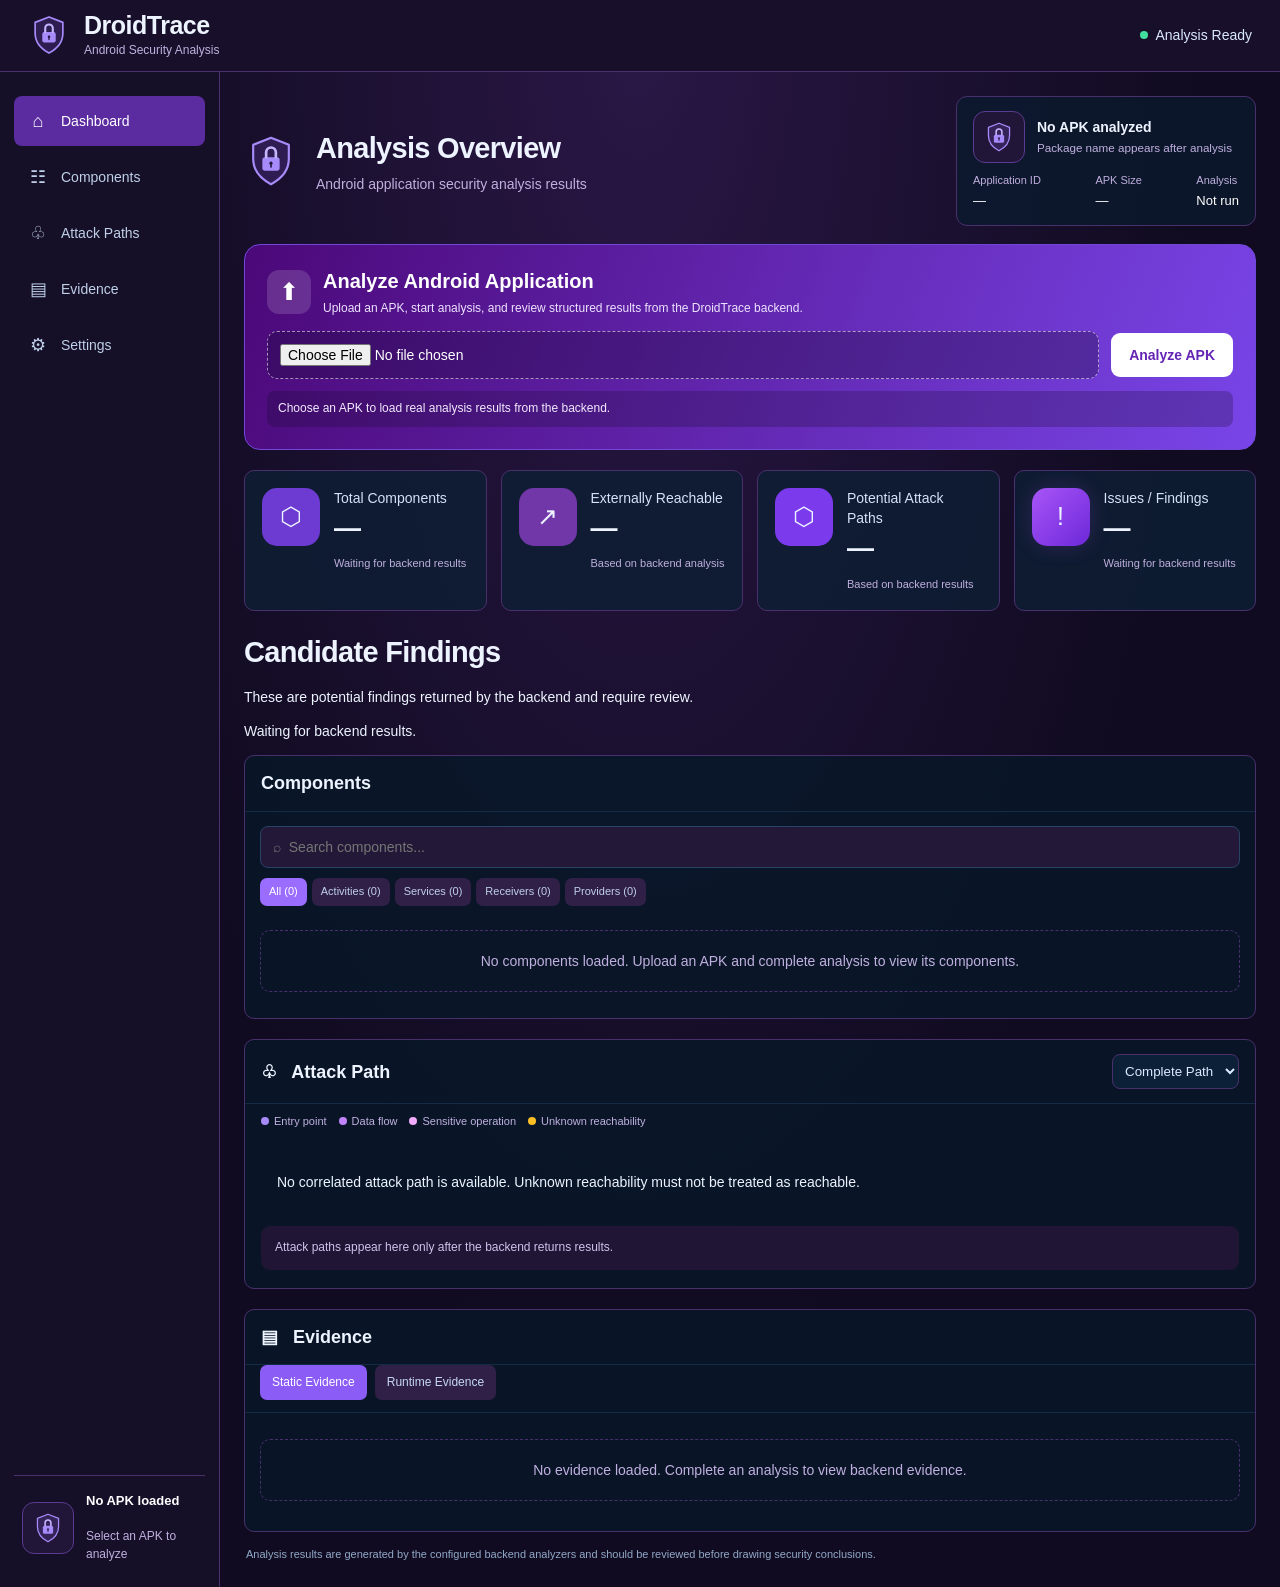
<file: Frontend1/index.html>
<!DOCTYPE html>
<html lang="en">
<head>
  <meta charset="UTF-8">
  <meta name="viewport" content="width=device-width, initial-scale=1.0">
  <title>DroidTrace | Android Security Analysis</title>
  <link rel="stylesheet" href="style.css">
</head>
<body>
  <header class="topbar">
    <div class="brand">
      <div class="brand-icon"><svg class="security-logo" viewBox="0 0 100 100" aria-label="Secure app logo" role="img"><path d="M50 7 83 20v26c0 21-14 37-33 47C31 83 17 67 17 46V20Z" fill="#8b5cf6" fill-opacity=".18" stroke="#a78bfa" stroke-width="4" stroke-linejoin="round"/><rect x="34" y="43" width="32" height="25" rx="5" fill="#a78bfa"/><path d="M41 43v-9a9 9 0 0 1 18 0v9" fill="none" stroke="#c4b5fd" stroke-width="5" stroke-linecap="round"/><circle cx="50" cy="54" r="3" fill="#21143d"/><path d="M50 57v4" stroke="#21143d" stroke-width="3" stroke-linecap="round"/></svg></div>
      <div><h1>DroidTrace</h1><p>Android Security Analysis</p></div>
    </div>
    <div class="ready"><span class="dot"></span> Analysis Ready</div>
  </header>

  <div class="layout">
    <aside>
      <nav class="nav" aria-label="Main navigation">
        <a class="active" href="#dashboard"><span>⌂</span> Dashboard</a>
        <a href="#components"><span>☷</span> Components</a>
        <a href="#attack-path"><span>♧</span> Attack Paths</a>
        <a href="#evidence"><span>▤</span> Evidence</a>
        <a href="#settings"><span>⚙</span> Settings</a>
      </nav>
      <div class="side-app">
        <div class="app-icon"><svg class="security-logo" viewBox="0 0 100 100" aria-label="Secure app logo" role="img"><path d="M50 7 83 20v26c0 21-14 37-33 47C31 83 17 67 17 46V20Z" fill="#8b5cf6" fill-opacity=".18" stroke="#a78bfa" stroke-width="4" stroke-linejoin="round"/><rect x="34" y="43" width="32" height="25" rx="5" fill="#a78bfa"/><path d="M41 43v-9a9 9 0 0 1 18 0v9" fill="none" stroke="#c4b5fd" stroke-width="5" stroke-linecap="round"/><circle cx="50" cy="54" r="3" fill="#21143d"/><path d="M50 57v4" stroke="#21143d" stroke-width="3" stroke-linecap="round"/></svg></div>
        <div><strong id="sidebarApkName">No APK loaded</strong><br>Select an APK to analyze</div>
      </div>
    </aside>

    <main id="dashboard">
      <section class="heading">
        <div class="title-wrap">
          <div class="android-large"><svg class="security-logo" viewBox="0 0 100 100" aria-label="Secure app logo" role="img"><path d="M50 7 83 20v26c0 21-14 37-33 47C31 83 17 67 17 46V20Z" fill="#8b5cf6" fill-opacity=".18" stroke="#a78bfa" stroke-width="4" stroke-linejoin="round"/><rect x="34" y="43" width="32" height="25" rx="5" fill="#a78bfa"/><path d="M41 43v-9a9 9 0 0 1 18 0v9" fill="none" stroke="#c4b5fd" stroke-width="5" stroke-linecap="round"/><circle cx="50" cy="54" r="3" fill="#21143d"/><path d="M50 57v4" stroke="#21143d" stroke-width="3" stroke-linecap="round"/></svg></div>
          <div><h2>Analysis Overview</h2><p class="subtitle">Android application security analysis results</p></div>
        </div>
        <div class="app-card">
          <div class="app-card-top">
            <div class="app-icon"><svg class="security-logo" viewBox="0 0 100 100" aria-label="Secure app logo" role="img"><path d="M50 7 83 20v26c0 21-14 37-33 47C31 83 17 67 17 46V20Z" fill="#8b5cf6" fill-opacity=".18" stroke="#a78bfa" stroke-width="4" stroke-linejoin="round"/><rect x="34" y="43" width="32" height="25" rx="5" fill="#a78bfa"/><path d="M41 43v-9a9 9 0 0 1 18 0v9" fill="none" stroke="#c4b5fd" stroke-width="5" stroke-linecap="round"/><circle cx="50" cy="54" r="3" fill="#21143d"/><path d="M50 57v4" stroke="#21143d" stroke-width="3" stroke-linecap="round"/></svg></div>
            <div><strong id="apkDisplayName">No APK analyzed</strong><small id="apkPackageName">Package name appears after analysis</small></div>
          </div>
          <div class="app-meta">
            <div>Application ID<b id="applicationIdValue">—</b></div>
            <div>APK Size<b id="apkSize">—</b></div>
            <div>Analysis<b id="analysisSummary">Not run</b></div>
          </div>
        </div>
      </section>

      <section class="upload-card" aria-labelledby="uploadTitle">
        <div class="upload-head"><div class="upload-symbol">⬆</div><div><h3 id="uploadTitle">Analyze Android Application</h3><p>Upload an APK, start analysis, and review structured results from the DroidTrace backend.</p></div></div>
        <div class="upload-controls"><input type="file" id="apkFile" accept=".apk,application/vnd.android.package-archive" aria-label="Choose Android APK file"><button class="primary-btn" id="analyzeButton" type="button">Analyze APK</button></div>
        <p id="uploadStatus" class="upload-status" role="status" aria-live="polite">Choose an APK to load real analysis results from the backend.</p>
      </section>

      
<section class="stats" aria-label="Analysis summary">
  <article class="stat">
    <div class="stat-icon blue">⬡</div>
    <div>
      <div class="stat-label">Total Components</div>
      <div class="stat-number" id="totalComponentsStat">—</div>
      <small id="componentBreakdownStat">Waiting for backend results</small>
    </div>
  </article>

  <article class="stat">
    <div class="stat-icon green">↗</div>
    <div>
      <div class="stat-label">Externally Reachable</div>
      <div class="stat-number" id="reachableStat">—</div>
      <small>Based on backend analysis</small>
    </div>
  </article>

  <article class="stat">
    <div class="stat-icon purple">⬡</div>
    <div>
      <div class="stat-label">Potential Attack Paths</div>
      <div class="stat-number" id="attackPathsStat">—</div>
      <small>Based on backend results</small>
    </div>
  </article>

  <article class="stat">
    <div class="stat-icon issue-purple">!</div>
    <div>
      <div class="stat-label">Issues / Findings</div>
      <div class="stat-number" id="findingsStat">—</div>
      <small id="findingsSubStat">Waiting for backend results</small>
    </div>
  </article>
</section>

<section class="findings-section" aria-labelledby="findingsHeading">
  <h2 id="findingsHeading">Candidate Findings</h2>
  <p>These are potential findings returned by the backend and require review.</p>
  <div id="findingsList">
    <p>Waiting for backend results.</p>
  </div>
</section>


      <section class="panels">
        <article class="panel" id="components">
          <div class="panel-head"><h3>Components</h3></div>
          <div class="search-wrap">
            <input class="search" id="componentSearch" type="search" placeholder="⌕  Search components..." aria-label="Search components" autocomplete="off">
            <div class="search-suggestions" id="searchSuggestions" role="listbox" aria-label="Component search suggestions"></div>
          </div>
          <div class="filters">
            <button class="filter active" data-filter="All">All (0)</button>
            <button class="filter" data-filter="Activity">Activities (0)</button>
            <button class="filter" data-filter="Service">Services (0)</button>
            <button class="filter" data-filter="Broadcast Receiver">Receivers (0)</button>
            <button class="filter" data-filter="Provider">Providers (0)</button>
          </div>
          <div class="component-list" id="componentList"><p class="path-empty">No components loaded. Upload an APK and complete analysis to view its components.</p></div>
        </article>

        <article class="panel" id="attack-path">
          <div class="panel-head"><h3>♧ &nbsp; Attack Path</h3><select id="pathSelect" aria-label="Choose attack path"><option value="complete">Complete Path</option><option value="static">Static Only</option></select></div>
          <div class="path-body" id="pathBody">
            <div class="graph-legend"><span><i class="legend-dot" style="background:#a78bfa"></i>Entry point</span><span><i class="legend-dot" style="background:#c084fc"></i>Data flow</span><span><i class="legend-dot" style="background:#f0abfc"></i>Sensitive operation</span><span><i class="legend-dot" style="background:#fbbf24"></i>Unknown reachability</span></div>
            <div class="graph-wrap"><div class="attack-graph" id="attackGraph" role="img" aria-label="Backend attack path results"></div></div>
            <p class="graph-caption" id="graphCaption">Backend attack path results will appear here after analysis completes. Unknown reachability is not treated as confirmed.</p>
          </div>
        </article>

        <article class="panel evidence-panel" id="evidence">
          <div class="panel-head"><h3>▤ &nbsp; Evidence</h3></div>
          <div class="tabs">
            <button class="tab active" data-tab="static">Static Evidence</button>
            <button class="tab" data-tab="runtime">Runtime Evidence</button>
          </div>
          <div class="evidence-content" id="evidenceContent"><p class="path-empty">No evidence loaded. Complete an analysis to view backend evidence.</p></div>
        </article>
      </section>
      <div class="component-modal" id="componentModal" role="dialog" aria-modal="true" aria-labelledby="componentModalTitle">
        <div class="component-modal-card">
          <div class="component-modal-head"><h3 id="componentModalTitle">Components</h3><button class="component-modal-close" id="componentModalClose" type="button">Close ✕</button></div>
          <div class="component-modal-list" id="componentModalList"></div>
        </div>
      </div>

      <div class="settings-modal" id="settingsModal" role="dialog" aria-modal="true" aria-labelledby="settingsTitle">
        <div class="settings-card">
          <div class="settings-head"><h3 id="settingsTitle">⚙ Settings</h3><button class="settings-close" id="settingsClose" type="button">Close ✕</button></div>
          <div class="setting-row"><div><strong>Show component IDs</strong><small>Show or hide IDs in the component list.</small></div><input id="showComponentIds" type="checkbox" checked></div>
          <div class="setting-row"><div><strong>Show exported status</strong><small>Show or hide the exported / not exported labels.</small></div><input id="showExportStatus" type="checkbox" checked></div>
          <div class="setting-row"><div><strong>Attack path view</strong><small>Choose a backend attack path view.</small></div><select id="settingsPathSelect"><option value="complete">Complete Path</option><option value="static">Static Only</option></select></div>
          <div class="setting-row"><div><strong>Evidence view</strong><small>Choose the evidence tab.</small></div><select id="settingsEvidenceSelect"><option value="static">Static Evidence</option><option value="runtime">Runtime Evidence</option></select></div>
          <p class="settings-note">Display preferences only. Backend URL and endpoints are configured in the API_CONFIG object near the beginning of the script.</p>
        </div>
      </div>

      <p class="notice">Analysis results are generated by the configured backend analyzers and should be reviewed before drawing security conclusions.</p>
    </main>
  </div>

  <script src="app.js" defer></script>
</body>
</html>
</file>
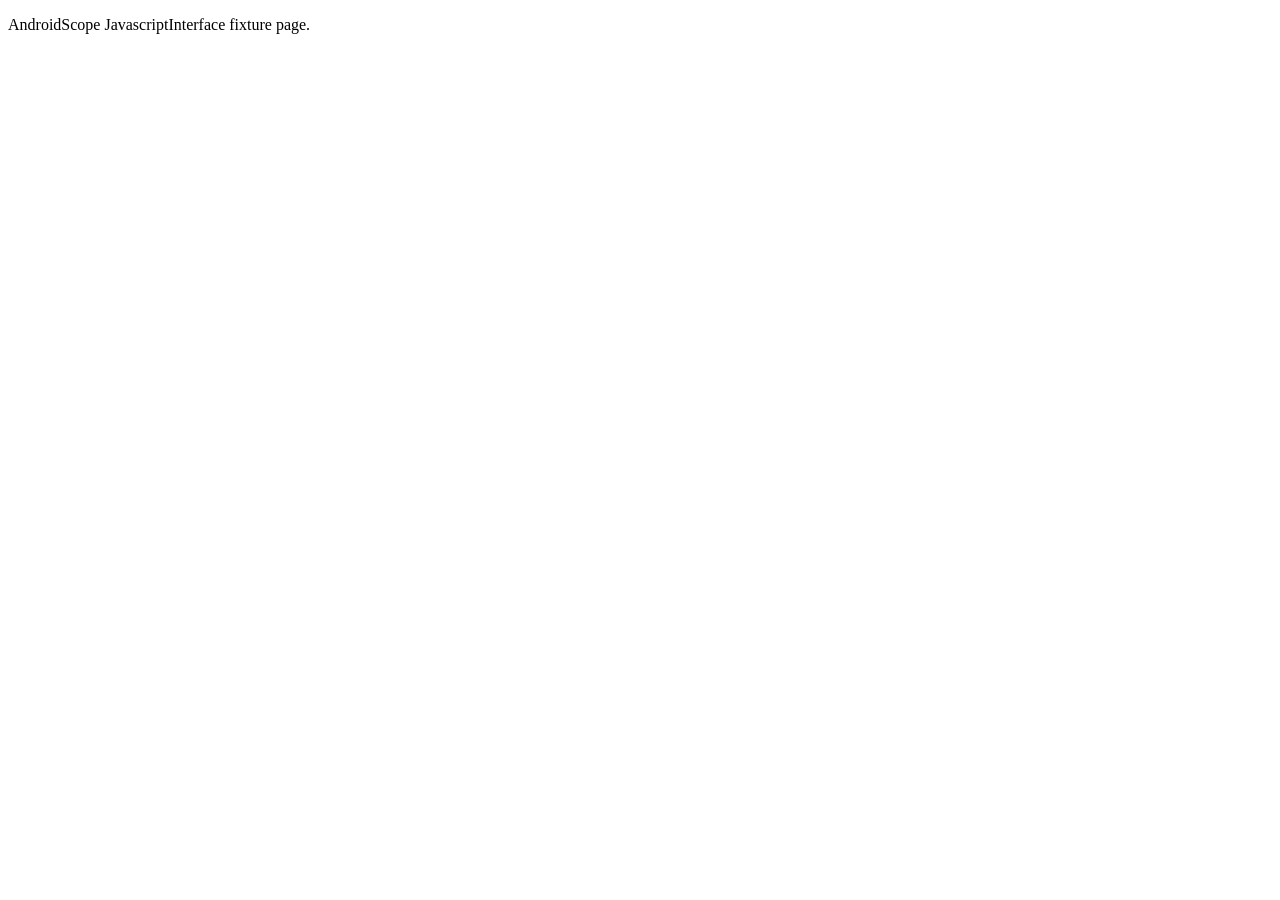
<file: dynamic/tests/fixtures/intent-webview/app/src/main/assets/jsi-test-page.html>
<!doctype html>
<html lang="en">
<head>
  <meta charset="utf-8">
  <title>AndroidScope JSI test</title>
</head>
<body>
  <p>AndroidScope JavascriptInterface fixture page.</p>
  <script>
    if (window.AndroidBridge) {
      window.AndroidBridge.ping();
    }
  </script>
</body>
</html>
</file>
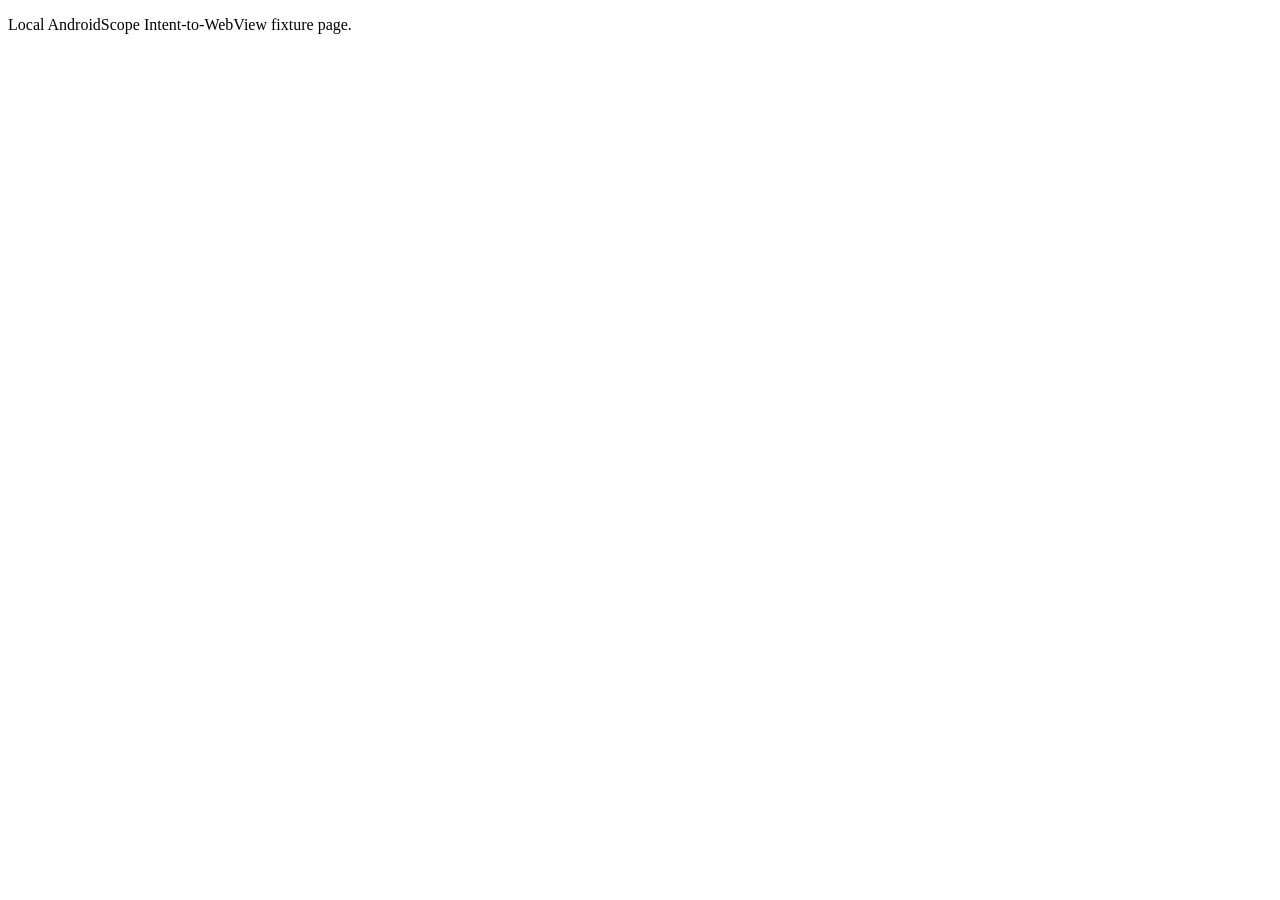
<file: dynamic/tests/fixtures/intent-webview/app/src/main/assets/test-page.html>
<!doctype html>
<html lang="en">
<head>
  <meta charset="utf-8">
  <title>AndroidScope local WebView test</title>
</head>
<body>
  <p>Local AndroidScope Intent-to-WebView fixture page.</p>
</body>
</html>
</file>
<file: Frontend1/style.css>
:root {
      --bg: #100b20;
      --panel: #1a1230;
      --panel2: #261943;
      --border: #49306d;
      --text: #edf4ff;
      --muted: #c0b0df;
      --blue: #9b6dff;
      --green: #c084fc;
      --purple: #a855f7;
      --orange: #c084fc;
      --red: #f04455;
    }
    * { box-sizing: border-box; }
    body {
      margin: 0;
      background: radial-gradient(ellipse at top, #2a1746 0%, var(--bg) 62%);
      color: var(--text);
      font: 14px/1.45 Inter, "Segoe UI", Arial, sans-serif;
    }
    button, input { font: inherit; }
    button:disabled { opacity: .65; cursor: wait; }
    .topbar {
      height: 72px; display: flex; align-items: center; justify-content: space-between;
      padding: 0 28px; border-bottom: 1px solid var(--border); background: #18102b;
    }
    .brand { display: flex; align-items: center; gap: 14px; }
    .brand-icon { display: grid; place-items: center; width: 42px; height: 42px; flex-shrink: 0; }
    .security-logo { display: block; width: 100%; height: 100%; }
    .brand h1 { font-size: 25px; margin: 0; line-height: 1.15; letter-spacing: -.5px; }
    .brand p { margin: 2px 0 0; color: var(--muted); font-size: 12px; }
    .ready { color: #dbe8ff; display: flex; gap: 8px; align-items: center; }
    .dot { width: 8px; height: 8px; border-radius: 50%; background: #43dfa0; }
    .layout { display: grid; grid-template-columns: 220px minmax(0, 1fr); min-height: calc(100vh - 72px); }
    aside { background: #160f28; border-right: 1px solid var(--border); padding: 24px 14px; display: flex; flex-direction: column; }
    .nav a { display: flex; align-items: center; gap: 13px; color: #bfd0e9; padding: 12px 14px; border-radius: 8px; text-decoration: none; margin-bottom: 6px; }
    .nav a span { width: 20px; text-align: center; font-size: 18px; }
    .nav a.active, .nav a:hover { background: #5b2ca0; color: white; }
    .side-app { margin-top: auto; padding: 16px 8px 0; border-top: 1px solid var(--border); display: flex; align-items: center; gap: 12px; color: var(--muted); font-size: 12px; }
    .app-icon { display: grid; place-items: center; flex-shrink: 0; width: 52px; height: 52px; padding: 9px; border: 1px solid #5b3b91; background: #211638; border-radius: 12px; }
    .side-app strong { color: white; display: block; font-size: 13px; }
    main { padding: 24px; min-width: 0; }
    .heading { display: flex; justify-content: space-between; align-items: center; gap: 20px; margin-bottom: 14px; }
    .title-wrap { display: flex; align-items: center; gap: 18px; }
    .android-large { width: 54px; height: 54px; color: #a78bfa; flex-shrink: 0; }
    h2 { margin: 0; font-size: 29px; letter-spacing: -.7px; }
    .subtitle { margin: 5px 0 0; color: var(--muted); }
    .app-card { min-width: 300px; border: 1px solid var(--border); border-radius: 11px; padding: 14px 16px; background: rgba(10,26,45,.8); }
    .app-card-top { display: flex; gap: 12px; align-items: center; }
    .app-card strong { display: block; }
    .app-card small { color: var(--muted); }
    .app-meta { display: flex; justify-content: space-between; gap: 16px; margin-top: 10px; color: var(--muted); font-size: 11px; }
    .app-meta b { display: block; color: white; font-size: 13px; font-weight: 500; margin-top: 3px; }
    .stats { display: grid; grid-template-columns: repeat(4, minmax(0, 1fr)); gap: 14px; margin: 14px 0 20px; }
    .stat { display: flex; gap: 14px; align-items: flex-start; padding: 17px; border: 1px solid var(--border); border-radius: 10px; background: rgba(13,30,51,.85); min-width: 0; }
    .stat-icon { width: 58px; height: 58px; border-radius: 15px; display: grid; place-items: center; font-size: 25px; flex-shrink: 0; }
    .blue { background: #6d3bd1; } .issue-purple { background: linear-gradient(135deg, #a855f7, #6d28d9); box-shadow: 0 0 22px rgba(168,85,247,.2); } .green { background: #7137a8; } .purple { background: #7c3aed; } .orange { background: #8b5cf6; } .red { background: #6d28d9; }
    .stat-label { color: #d4e2f7; }
    .stat-number { font-size: 27px; font-weight: 750; line-height: 1.2; margin: 4px 0 8px; }
    .stat small { color: var(--muted); font-size: 11px; }
    .panels { display: grid; grid-template-columns: minmax(0, 1fr) !important; gap: 20px; align-items: start; }
    .panel { background: rgba(8,23,40,.88); border: 1px solid var(--border); border-radius: 10px; overflow: hidden; min-width: 0; }
    .panel-head { padding: 14px 16px; display: flex; justify-content: space-between; align-items: center; border-bottom: 1px solid #142b46; }
    .panel h3 { margin: 0; font-size: 18px; }
    .search { margin: 14px 15px 10px; width: calc(100% - 30px); padding: 10px 12px; background: #241838; border: 1px solid #294363; border-radius: 8px; color: white; outline: none; }
    .search:focus { border-color: var(--blue); }
    .filters { display: flex; flex-wrap: wrap; gap: 5px; padding: 0 15px 10px; }
    .filter { border: 0; background: #302047; color: #bfd0e8; padding: 6px 9px; border-radius: 7px; cursor: pointer; font-size: 11px; }
    .filter.active { background: var(--blue); color: white; }
    .component-list { padding: 0 15px 12px; }
    .search-wrap { position:relative; }
    .search-wrap .search { display:block; }
    .search-suggestions { display:none; position:absolute; z-index:20; top:calc(100% - 8px); left:15px; right:15px; background:#211535; border:1px solid #7048a8; border-radius:10px; box-shadow:0 12px 30px #0008; overflow:hidden; }
    .search-suggestions.open { display:block; }
    .search-suggestions button { display:block;width:100%;text-align:left;padding:10px 12px;border:0;border-bottom:1px solid #382650;background:transparent;color:#f3e8ff;cursor:pointer; }
    .search-suggestions button:hover { background:#4b2875; }
    .component-modal { display:none;position:fixed;inset:0;z-index:1000;background:#090611c9;align-items:center;justify-content:center;padding:20px; }
    .component-modal.open { display:flex; }
    .component-modal-card { width:min(650px,100%);max-height:80vh;overflow:auto;background:#1a1230;border:1px solid #7048a8;border-radius:14px;box-shadow:0 20px 70px #0009; }
    .component-modal-head { display:flex;align-items:center;justify-content:space-between;gap:12px;padding:16px;border-bottom:1px solid #49306d;position:sticky;top:0;background:#1a1230; }
    .component-modal-head h3 { margin:0; }
    .component-modal-close { background:#382650;border:0;border-radius:8px;color:#fff;padding:7px 11px;cursor:pointer; }
    .component-modal-list { padding:8px 16px 16px; }
    .component-modal-list .component { display:flex !important; }
    .component { display: flex; align-items: center; gap: 10px; padding: 12px 2px; border-bottom: 1px solid #142b46; }
    .component-icon { width: 42px; height: 42px; border-radius: 11px; display: grid; place-items: center; font-size: 19px; flex-shrink: 0; }
    .component-info { min-width: 0; flex: 1; }
    .component-info strong { display: block; font-weight: 600; overflow-wrap: anywhere; }
    .component-info small, .component-id { color: var(--muted); font-size: 11px; }
    .component-right { text-align: right; flex-shrink: 0; }
    .badge { display: inline-block; padding: 4px 9px; border-radius: 20px; font-size: 10px; white-space: nowrap; }
    .exported { color: #d6fff1; background: #6d28d9; }
    .not-exported { color: #d4e0f4; background: #382650; }
    .path-body { padding: 10px 16px 18px; }
    select { color: #dceaff; background: #0c2038; border: 1px solid var(--border); padding: 8px; border-radius: 8px; }
    .path-node { border: 1px solid; border-radius: 13px; display: flex; align-items: center; gap: 13px; padding: 12px; }
    .path-node strong { display: block; font-size: 13px; }
    .path-node small { display: block; color: #c3d3eb; margin-top: 3px; }
    .path-node .node-icon { width: 47px; height: 47px; border-radius: 12px; display: grid; place-items: center; font-size: 22px; flex-shrink: 0; }
    .node-blue { background: #2b1b50; border-color: #8b5cf6; } .node-blue .node-icon { background: #6d3bd1; }
    .node-green { background: #2e1747; border-color: #c084fc; } .node-green .node-icon { background: #7137a8; }
    .node-purple { background: #321b58; border-color: #a855f7; } .node-purple .node-icon { background: #7c3aed; }
    .node-red { background: #401c59; border-color: #c084fc; } .node-red .node-icon { background: #7e22ce; }
    .node-teal { background: #29184a; border-color: #a78bfa; } .node-teal .node-icon { background: #6d28d9; }
    .arrow { color: #4a9bff; font-size: 28px; line-height: 1; text-align: center; padding: 3px 0; }
    .tabs { display: flex; gap: 8px; padding: 0 15px 12px; border-bottom: 1px solid #142b46; }
    .tab { background: #302047; color: #c5d8f1; border: 0; border-radius: 7px; padding: 9px 12px; cursor: pointer; font-size: 12px; }
    .tab.active { background: #8b5cf6; color: white; }
    .evidence-content { padding: 12px 15px 16px; }
    .evidence-title { font-weight: 650; margin-bottom: 2px; }
    .evidence-sub { color: var(--muted); font-size: 11px; margin-bottom: 8px; }
    pre { margin: 0 0 14px; padding: 12px; background: #130d22; border: 1px solid #24405f; border-radius: 9px; overflow: auto; color: #d7e6f8; font: 11px/1.65 Consolas, Monaco, monospace; }
    .code-key { color: #f8c66a; } .code-call { color: #7de5d7; } .code-comment { color: #829bb8; }
    .details { border-top: 1px solid #17304c; padding-top: 10px; }
    .details h4 { margin: 0 0 8px; font-size: 13px; }
    .detail-row { display: flex; justify-content: space-between; gap: 12px; padding: 5px 0; color: #c2d3eb; font-size: 12px; }
    .detail-row span:last-child { color: #a8c0df; text-align: right; }
    .yes { background: #6d28d9; color: #d4fff1 !important; border-radius: 15px; padding: 2px 8px; }
    .notice { color: #91a9c8; font-size: 11px; margin: 15px 2px 0; }

    .upload-card { margin: 18px 0 20px; padding: 22px; border: 1px solid #7048d8; border-radius: 16px; background: linear-gradient(110deg,#4b0878,#7945e8); color:#fff; }
    .upload-head { display:flex; align-items:center; gap:12px; margin-bottom:14px; }
    .upload-symbol { width:44px;height:44px;display:grid;place-items:center;border-radius:12px;background:rgba(255,255,255,.15);font-size:24px; }
    .upload-head h3 { margin:0; font-size:20px; }
    .upload-head p { margin:4px 0 0;color:#eee3ff;font-size:12px; }
    .upload-controls { display:flex; align-items:center; gap:12px; flex-wrap:wrap; }
    .upload-controls input[type=file] { flex:1; min-width:220px; padding:12px; border:1px dashed rgba(255,255,255,.55); border-radius:10px; background:rgba(31,12,61,.35); color:#fff; }
    .primary-btn { border:0; border-radius:9px; padding:12px 18px; background:#fff; color:#6425b5; font-weight:700; cursor:pointer; }
    .primary-btn:disabled { opacity:.55;cursor:not-allowed; }
    .upload-status { margin:12px 0 0; padding:9px 11px; border-radius:8px; color:#f2eaff; background:rgba(20,8,40,.25); font-size:12px; }
    .upload-status.error { color:#ffe1e5; background:rgba(127,29,29,.35); }
    .upload-status.success { color:#dcffe9; background:rgba(6,95,70,.3); }
    .upload-status.loading { color:#f3e8ff; }
    .graph-wrap { padding:16px; overflow:auto; }
    .graph-legend { display:flex; gap:12px; flex-wrap:wrap; margin:0 0 14px; color:var(--muted);font-size:11px; }
    .legend-dot { display:inline-block;width:8px;height:8px;border-radius:50%;margin-right:5px; }
    .attack-graph { min-width:0; width:100%; display:flex; flex-direction:column; align-items:stretch; gap:0; padding:12px 0 18px; }
    .graph-step { width:100%; min-width:0; display:flex; align-items:center; justify-content:center; }
    .graph-node { position:relative; width:100%; max-width:760px; min-height:126px; padding:13px 10px; border:1px solid #8b5cf6; border-radius:12px; background:linear-gradient(160deg,#28164a,#1a1230); display:flex;flex-direction:column;align-items:flex-start;gap:7px; }
    .graph-node .step-number { font-size:10px;letter-spacing:1px;color:#c4b5fd;font-weight:800; }
    .graph-node .graph-icon { width:32px;height:32px;display:grid;place-items:center;border-radius:9px;background:#5b21b6;color:white;font-size:17px; }
    .graph-node strong { font-size:12px;overflow-wrap:anywhere; }
    .graph-node small { color:#c4b5fd;font-size:10px;overflow-wrap:anywhere; }
    .graph-node .reachability { margin-top:auto; font-size:9px; border-radius:20px; padding:3px 6px; background:#3b2b55;color:#e9d5ff; }
    .graph-node.external { border-color:#a78bfa; }
    .graph-node.operation { border-color:#f0abfc; }
    .graph-node.runtime { border-color:#34d399; }
    .graph-node.unknown { border-style:dashed; border-color:#fbbf24; }
    .graph-link { flex:0 0 34px; height:34px; display:flex;align-items:center;justify-content:center;color:#c084fc;font-size:22px; transform:rotate(90deg); }
    .graph-caption { margin:0; padding:12px 14px; border-radius:9px; background:#201535; color:#cfc2eb;font-size:12px;line-height:1.6; }
    .graph-caption strong { color:#fff; }
    .path-empty { padding:20px;text-align:center;color:var(--muted);border:1px dashed var(--border);border-radius:10px; }
    @media(max-width:760px) { .upload-card{padding:16px}.upload-controls{align-items:stretch;flex-direction:column}.upload-controls input[type=file],.primary-btn{width:100%}.attack-graph{min-width:0;flex-direction:column;gap:0}.graph-step{width:100%}.graph-node{min-height:0}.graph-link{height:28px;flex:auto;transform:rotate(90deg)} }

    @media (max-width: 1200px) {
      .layout { grid-template-columns: 190px minmax(0,1fr); }
      main { padding: 18px; }
      .heading { align-items: flex-start; }
      .stats { grid-template-columns: repeat(2, minmax(0,1fr)); }
      .panels { grid-template-columns: minmax(0, 1fr) !important; }
      .evidence-panel { grid-column: 1 / -1; }
    }
    @media (max-width: 760px) {
      .topbar { padding: 0 15px; }
      .layout { display: block; }
      aside { padding: 10px; border-right: 0; border-bottom: 1px solid var(--border); }
      .nav { display: flex; overflow-x: auto; gap: 4px; }
      .nav a { white-space: nowrap; margin: 0; padding: 10px; }
      .side-app { display: none; }
      main { padding: 14px; }
      .heading { display: block; }
      .app-card { margin-top: 16px; min-width: 0; }
      .title-wrap { gap: 10px; }
      h2 { font-size: 23px; }
      .android-large { font-size: 42px; }
      .stats, .panels { grid-template-columns: 1fr; }
      .evidence-panel { grid-column: auto; }
    }

    .settings-modal { display:none; position:fixed; inset:0; z-index:1000; background:rgba(12,7,25,.72); padding:24px; align-items:center; justify-content:center; }
    .settings-modal.open { display:flex; }
    .settings-card { width:min(560px,100%); max-height:85vh; overflow:auto; background:#171126; color:#f7f1ff; border:1px solid #65429a; border-radius:18px; padding:22px; box-shadow:0 24px 80px #0008; }
    .settings-head { display:flex; align-items:center; justify-content:space-between; gap:16px; margin-bottom:16px; }
    .settings-head h3 { margin:0; }
    .settings-close { background:#35234e; color:white; border:1px solid #72529a; border-radius:9px; padding:8px 12px; cursor:pointer; }
    .setting-row { display:flex; align-items:center; justify-content:space-between; gap:16px; padding:14px 0; border-bottom:1px solid #38294d; }
    .setting-row:last-of-type { border-bottom:0; }
    .setting-row strong { display:block; margin-bottom:4px; }
    .setting-row small { color:#c8badc; display:block; }
    .setting-row select, .setting-row input { accent-color:#a78bfa; }
    .settings-note { color:#c8badc; font-size:13px; line-height:1.5; margin-top:16px; }
</file>
